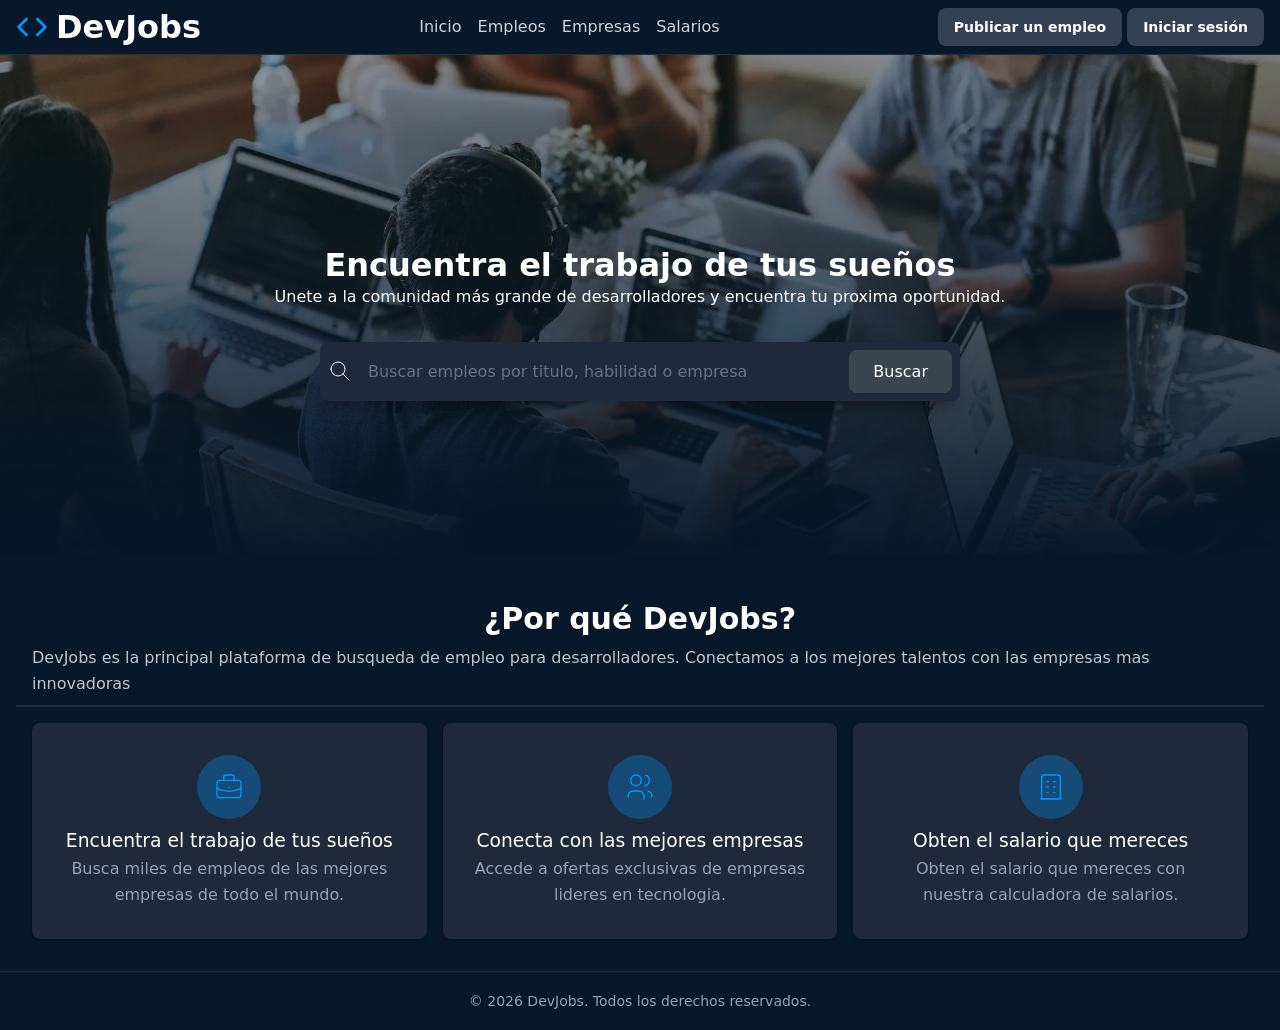
<file: 00-html-css/index.html>
<!doctype html>
<html lang="es">
    <head>
        <title>DevJobs - Inicio</title>
        <meta charset="UTF-8" />
        <meta
            name="description"
            content="Encuentra las mejores ofertas de trabajo para desarrolladores en DevJobs"
        />
        <link rel="stylesheet" href="./styles.css" />
    </head>

    <body>
        <header>
            <h1>
                <svg
                    fill="none"
                    stroke="currentColor"
                    stroke-linecap="round"
                    stroke-linejoin="round"
                    stroke-width="2"
                    viewBox="0 0 24 24"
                    xmlns="http://www.w3.org/2000/svg"
                >
                    <polyline points="16 18 22 12 16 6"></polyline>
                    <polyline points="8 6 2 12 8 18"></polyline>
                </svg>
                DevJobs
            </h1>

            <nav>
                <a href="index.html">Inicio</a>
                <a href="../01-javascript/empleos.html">Empleos</a>
                <a href="">Empresas</a>
                <a href="">Salarios</a>
            </nav>

            <div>
                <a href="">Publicar un empleo</a>
                <a href="">Iniciar sesión</a>
            </div>
        </header>

        <main>
            <section>
                <img src="./background.webp" width="200" />

                <h1>Encuentra el trabajo de tus sueños</h1>

                <p>
                    Unete a la comunidad más grande de desarrolladores y
                    encuentra tu proxima oportunidad.
                </p>

                <form role="search">
                    <div>
                        <svg
                            xmlns="http://www.w3.org/2000/svg"
                            width="24"
                            height="24"
                            viewBox="0 0 24 24"
                            fill="none"
                            stroke="currentColor"
                            stroke-width="1"
                            stroke-linecap="round"
                            stroke-linejoin="round"
                            class="icon icon-tabler icons-tabler-outline icon-tabler-search"
                        >
                            <path stroke="none" d="M0 0h24v24H0z" fill="none" />
                            <path d="M3 10a7 7 0 1 0 14 0a7 7 0 1 0 -14 0" />
                            <path d="M21 21l-6 -6" />
                        </svg>
                        <input
                            type="text"
                            placeholder="Buscar empleos por titulo, habilidad o empresa"
                        />

                        <button type="submit">Buscar</button>
                    </div>
                </form>
            </section>

            <section>
                <header>
                    <h2>¿Por qué DevJobs?</h2>
                    <p>
                        DevJobs es la principal plataforma de busqueda de empleo
                        para desarrolladores. Conectamos a los mejores talentos
                        con las empresas mas innovadoras
                    </p>
                </header>
                <footer>
                    <article>
                        <svg
                            xmlns="http://www.w3.org/2000/svg"
                            width="24"
                            height="24"
                            viewBox="0 0 24 24"
                            fill="none"
                            stroke="currentColor"
                            stroke-width="1"
                            stroke-linecap="round"
                            stroke-linejoin="round"
                            class="icon icon-tabler icons-tabler-outline icon-tabler-briefcase"
                        >
                            <path stroke="none" d="M0 0h24v24H0z" fill="none" />
                            <path
                                d="M3 9a2 2 0 0 1 2 -2h14a2 2 0 0 1 2 2v9a2 2 0 0 1 -2 2h-14a2 2 0 0 1 -2 -2l0 -9"
                            />
                            <path
                                d="M8 7v-2a2 2 0 0 1 2 -2h4a2 2 0 0 1 2 2v2"
                            />
                            <path d="M12 12l0 .01" />
                            <path d="M3 13a20 20 0 0 0 18 0" />
                        </svg>
                        <h3>Encuentra el trabajo de tus sueños</h3>
                        <p>
                            Busca miles de empleos de las mejores empresas de
                            todo el mundo.
                        </p>
                    </article>
                    <article>
                        <svg
                            xmlns="http://www.w3.org/2000/svg"
                            width="24"
                            height="24"
                            viewBox="0 0 24 24"
                            fill="none"
                            stroke="currentColor"
                            stroke-width="1"
                            stroke-linecap="round"
                            stroke-linejoin="round"
                            class="icon icon-tabler icons-tabler-outline icon-tabler-users"
                        >
                            <path stroke="none" d="M0 0h24v24H0z" fill="none" />
                            <path d="M5 7a4 4 0 1 0 8 0a4 4 0 1 0 -8 0" />
                            <path
                                d="M3 21v-2a4 4 0 0 1 4 -4h4a4 4 0 0 1 4 4v2"
                            />
                            <path d="M16 3.13a4 4 0 0 1 0 7.75" />
                            <path d="M21 21v-2a4 4 0 0 0 -3 -3.85" />
                        </svg>
                        <h3>Conecta con las mejores empresas</h3>
                        <p>
                            Accede a ofertas exclusivas de empresas lideres en
                            tecnologia.
                        </p>
                    </article>
                    <article>
                        <svg
                            xmlns="http://www.w3.org/2000/svg"
                            width="24"
                            height="24"
                            viewBox="0 0 24 24"
                            fill="none"
                            stroke="currentColor"
                            stroke-width="1"
                            stroke-linecap="round"
                            stroke-linejoin="round"
                            class="icon icon-tabler icons-tabler-outline icon-tabler-building"
                        >
                            <path stroke="none" d="M0 0h24v24H0z" fill="none" />
                            <path d="M3 21l18 0" />
                            <path d="M9 8l1 0" />
                            <path d="M9 12l1 0" />
                            <path d="M9 16l1 0" />
                            <path d="M14 8l1 0" />
                            <path d="M14 12l1 0" />
                            <path d="M14 16l1 0" />
                            <path
                                d="M5 21v-16a2 2 0 0 1 2 -2h10a2 2 0 0 1 2 2v16"
                            />
                        </svg>
                        <h3>Obten el salario que mereces</h3>
                        <p>
                            Obten el salario que mereces con nuestra calculadora
                            de salarios.
                        </p>
                    </article>
                </footer>
            </section>
        </main>
        <footer>
            <small>&copy; 2026 DevJobs. Todos los derechos reservados.</small>
        </footer>
    </body>
</html>
</file>
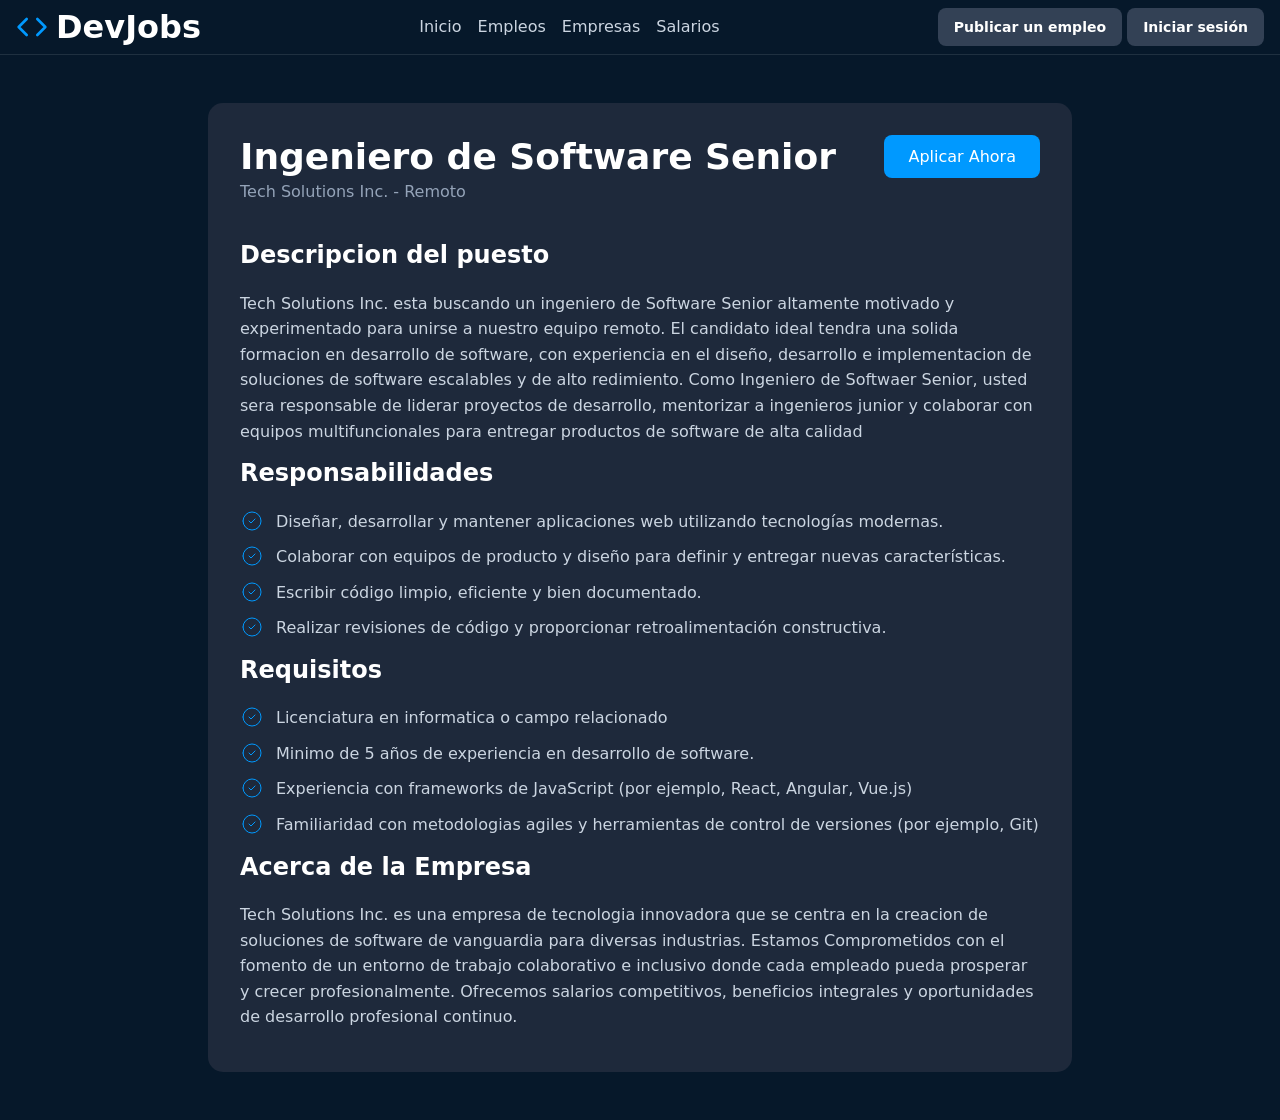
<file: 01-javascript/empleo.html>
<!doctype html>
<html lang="es">
    <head>
        <title>DevJobs - Empleos</title>
        <meta charset="UTF-8" />
        <meta name="description" content="Listado de empleos de DevJobs" />

        <link rel="stylesheet" href="./empleo.css" />

        <script type="module" src="./main.js"></script>
    </head>

    <body>
        <header>
            <h1>
                <svg
                    fill="none"
                    stroke="currentColor"
                    stroke-linecap="round"
                    stroke-linejoin="round"
                    stroke-width="2"
                    viewBox="0 0 24 24"
                    xmlns="http://www.w3.org/2000/svg"
                >
                    <polyline points="16 18 22 12 16 6"></polyline>
                    <polyline points="8 6 2 12 8 18"></polyline>
                </svg>
                DevJobs
            </h1>

            <nav>
                <a href="../00-html-css/index.html">Inicio</a>
                <a href="empleos.html">Empleos</a>
                <a href="">Empresas</a>
                <a href="">Salarios</a>
            </nav>

            <div>
                <a href="">Publicar un empleo</a>
                <a href="">Iniciar sesión</a>
            </div>
        </header>

        <main>
            <section class="job-listing-description">
                <header>
                    <div>
                        <h1>Ingeniero de Software Senior</h1>
                        <small>Tech Solutions Inc. - Remoto</small>
                    </div>

                    <button class="button-apply-job">Aplicar Ahora</button>
                </header>

                <h2>Descripcion del puesto</h2>
                <p>
                    Tech Solutions Inc. esta buscando un ingeniero de Software
                    Senior altamente motivado y experimentado para unirse a
                    nuestro equipo remoto. El candidato ideal tendra una solida
                    formacion en desarrollo de software, con experiencia en el
                    diseño, desarrollo e implementacion de soluciones de
                    software escalables y de alto redimiento. Como Ingeniero de
                    Softwaer Senior, usted sera responsable de liderar proyectos
                    de desarrollo, mentorizar a ingenieros junior y colaborar
                    con equipos multifuncionales para entregar productos de
                    software de alta calidad
                </p>

                <h2>Responsabilidades</h2>
                <ul>
                    <li>
                        <svg
                            xmlns="http://www.w3.org/2000/svg"
                            width="24"
                            height="24"
                            viewBox="0 0 24 24"
                            fill="none"
                            stroke="currentColor"
                            stroke-width="1"
                            stroke-linecap="round"
                            stroke-linejoin="round"
                            class="icon icon-tabler icons-tabler-outline icon-tabler-circle-check"
                        >
                            <path stroke="none" d="M0 0h24v24H0z" fill="none" />
                            <path d="M3 12a9 9 0 1 0 18 0a9 9 0 1 0 -18 0" />
                            <path d="M9 12l2 2l4 -4" />
                        </svg>
                        Diseñar, desarrollar y mantener aplicaciones web
                        utilizando tecnologías modernas.
                    </li>
                    <li>
                        <svg
                            xmlns="http://www.w3.org/2000/svg"
                            width="24"
                            height="24"
                            viewBox="0 0 24 24"
                            fill="none"
                            stroke="currentColor"
                            stroke-width="1"
                            stroke-linecap="round"
                            stroke-linejoin="round"
                            class="icon icon-tabler icons-tabler-outline icon-tabler-circle-check"
                        >
                            <path stroke="none" d="M0 0h24v24H0z" fill="none" />
                            <path d="M3 12a9 9 0 1 0 18 0a9 9 0 1 0 -18 0" />
                            <path d="M9 12l2 2l4 -4" />
                        </svg>
                        Colaborar con equipos de producto y diseño para definir
                        y entregar nuevas características.
                    </li>
                    <li>
                        <svg
                            xmlns="http://www.w3.org/2000/svg"
                            width="24"
                            height="24"
                            viewBox="0 0 24 24"
                            fill="none"
                            stroke="currentColor"
                            stroke-width="1"
                            stroke-linecap="round"
                            stroke-linejoin="round"
                            class="icon icon-tabler icons-tabler-outline icon-tabler-circle-check"
                        >
                            <path stroke="none" d="M0 0h24v24H0z" fill="none" />
                            <path d="M3 12a9 9 0 1 0 18 0a9 9 0 1 0 -18 0" />
                            <path d="M9 12l2 2l4 -4" />
                        </svg>
                        Escribir código limpio, eficiente y bien documentado.
                    </li>
                    <li>
                        <svg
                            xmlns="http://www.w3.org/2000/svg"
                            width="24"
                            height="24"
                            viewBox="0 0 24 24"
                            fill="none"
                            stroke="currentColor"
                            stroke-width="1"
                            stroke-linecap="round"
                            stroke-linejoin="round"
                            class="icon icon-tabler icons-tabler-outline icon-tabler-circle-check"
                        >
                            <path stroke="none" d="M0 0h24v24H0z" fill="none" />
                            <path d="M3 12a9 9 0 1 0 18 0a9 9 0 1 0 -18 0" />
                            <path d="M9 12l2 2l4 -4" />
                        </svg>
                        Realizar revisiones de código y proporcionar
                        retroalimentación constructiva.
                    </li>
                </ul>

                <h2>Requisitos</h2>
                <ul>
                    <li>
                        <svg
                            xmlns="http://www.w3.org/2000/svg"
                            width="24"
                            height="24"
                            viewBox="0 0 24 24"
                            fill="none"
                            stroke="currentColor"
                            stroke-width="1"
                            stroke-linecap="round"
                            stroke-linejoin="round"
                            class="icon icon-tabler icons-tabler-outline icon-tabler-circle-check"
                        >
                            <path stroke="none" d="M0 0h24v24H0z" fill="none" />
                            <path d="M3 12a9 9 0 1 0 18 0a9 9 0 1 0 -18 0" />
                            <path d="M9 12l2 2l4 -4" /></svg
                        >Licenciatura en informatica o campo relacionado
                    </li>
                    <li>
                        <svg
                            xmlns="http://www.w3.org/2000/svg"
                            width="24"
                            height="24"
                            viewBox="0 0 24 24"
                            fill="none"
                            stroke="currentColor"
                            stroke-width="1"
                            stroke-linecap="round"
                            stroke-linejoin="round"
                            class="icon icon-tabler icons-tabler-outline icon-tabler-circle-check"
                        >
                            <path stroke="none" d="M0 0h24v24H0z" fill="none" />
                            <path d="M3 12a9 9 0 1 0 18 0a9 9 0 1 0 -18 0" />
                            <path d="M9 12l2 2l4 -4" />
                        </svg>
                        Minimo de 5 años de experiencia en desarrollo de
                        software.
                    </li>
                    <li>
                        <svg
                            xmlns="http://www.w3.org/2000/svg"
                            width="24"
                            height="24"
                            viewBox="0 0 24 24"
                            fill="none"
                            stroke="currentColor"
                            stroke-width="1"
                            stroke-linecap="round"
                            stroke-linejoin="round"
                            class="icon icon-tabler icons-tabler-outline icon-tabler-circle-check"
                        >
                            <path stroke="none" d="M0 0h24v24H0z" fill="none" />
                            <path d="M3 12a9 9 0 1 0 18 0a9 9 0 1 0 -18 0" />
                            <path d="M9 12l2 2l4 -4" />
                        </svg>
                        Experiencia con frameworks de JavaScript (por ejemplo,
                        React, Angular, Vue.js)
                    </li>
                    <li>
                        <svg
                            xmlns="http://www.w3.org/2000/svg"
                            width="24"
                            height="24"
                            viewBox="0 0 24 24"
                            fill="none"
                            stroke="currentColor"
                            stroke-width="1"
                            stroke-linecap="round"
                            stroke-linejoin="round"
                            class="icon icon-tabler icons-tabler-outline icon-tabler-circle-check"
                        >
                            <path stroke="none" d="M0 0h24v24H0z" fill="none" />
                            <path d="M3 12a9 9 0 1 0 18 0a9 9 0 1 0 -18 0" />
                            <path d="M9 12l2 2l4 -4" />
                        </svg>
                        Familiaridad con metodologias agiles y herramientas de
                        control de versiones (por ejemplo, Git)
                    </li>
                </ul>

                <h2>Acerca de la Empresa</h2>
                <p>
                    Tech Solutions Inc. es una empresa de tecnologia innovadora
                    que se centra en la creacion de soluciones de software de
                    vanguardia para diversas industrias. Estamos Comprometidos
                    con el fomento de un entorno de trabajo colaborativo e
                    inclusivo donde cada empleado pueda prosperar y crecer
                    profesionalmente. Ofrecemos salarios competitivos,
                    beneficios integrales y oportunidades de desarrollo
                    profesional continuo.
                </p>
            </section>
        </main>
    </body>
</html>
</file>
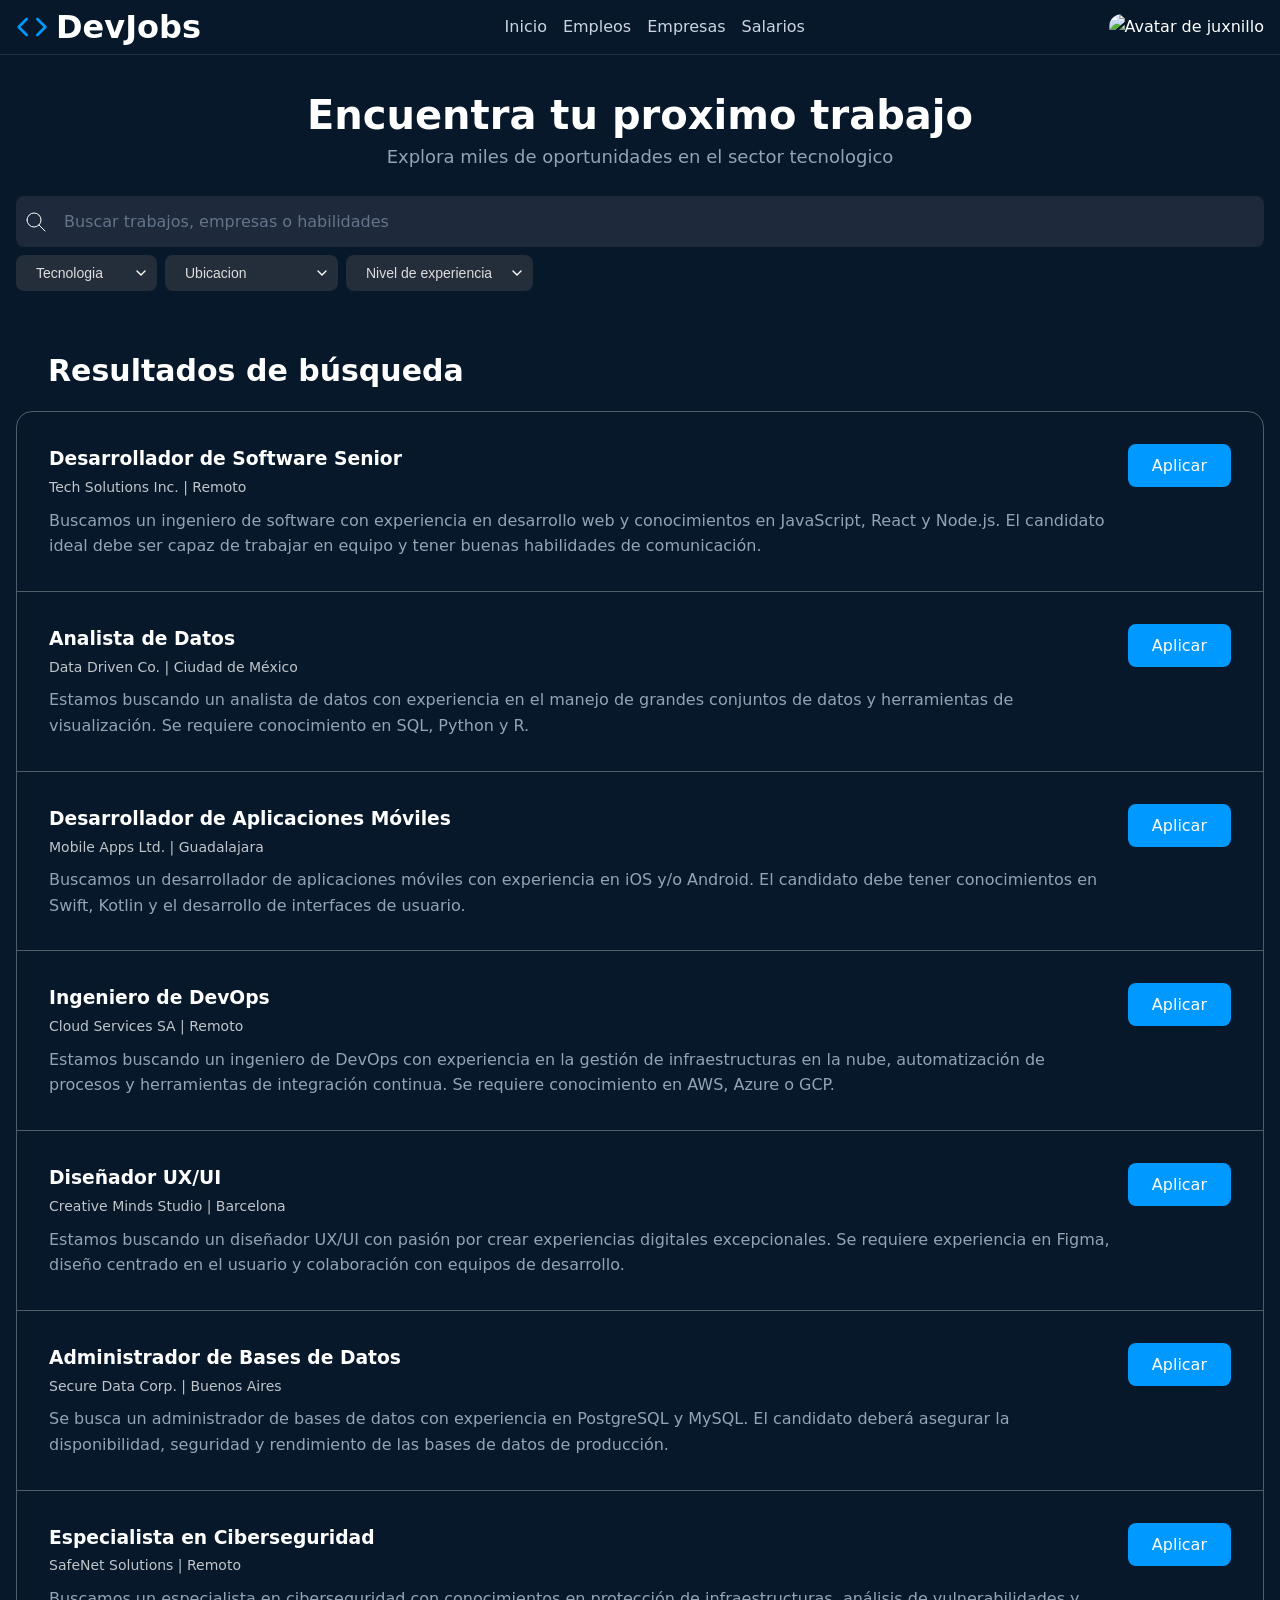
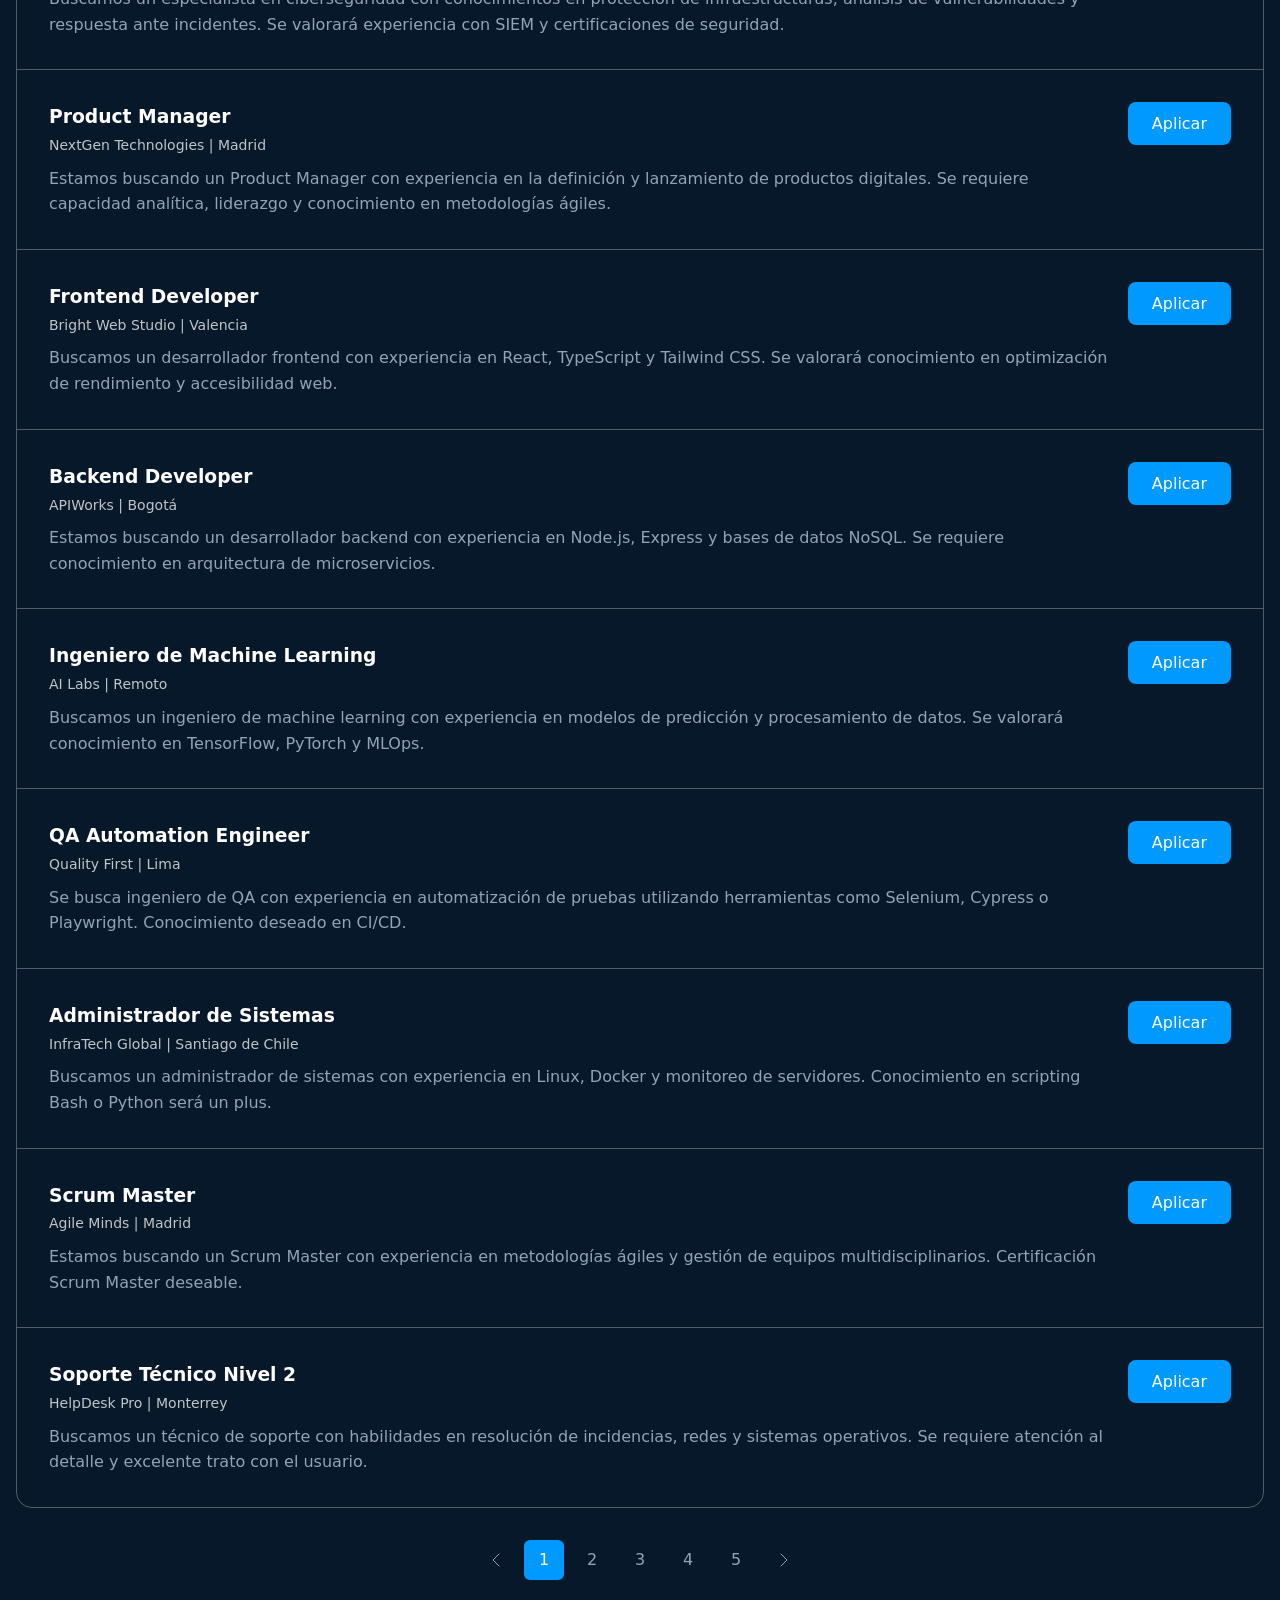
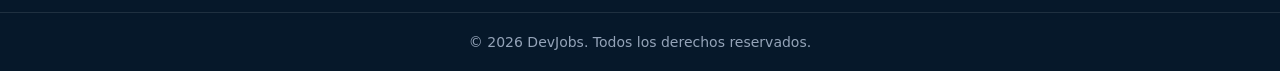
<file: 01-javascript/empleos.html>
<!doctype html>
<html lang="es">
    <head>
        <title>DevJobs - Empleos</title>
        <meta charset="UTF-8" />
        <meta name="description" content="Listado de empleos de DevJobs" />

        <link rel="stylesheet" href="./styles.css" />

        <script type="module" src="./main.js"></script>
    </head>

    <body>
        <header>
            <h1>
                <svg
                    fill="none"
                    stroke="currentColor"
                    stroke-linecap="round"
                    stroke-linejoin="round"
                    stroke-width="2"
                    viewBox="0 0 24 24"
                    xmlns="http://www.w3.org/2000/svg"
                >
                    <polyline points="16 18 22 12 16 6"></polyline>
                    <polyline points="8 6 2 12 8 18"></polyline>
                </svg>
                DevJobs
            </h1>

            <nav>
                <a href="../00-html-css/index.html">Inicio</a>
                <a href="empleos.html">Empleos</a>
                <a href="">Empresas</a>
                <a href="">Salarios</a>
            </nav>

            <div>
                <devjobs-avatar
                    service="github"
                    username="juxnillo"
                    size="32">
                    </devjobs-avatar>
            </div>
        </header>

        <main>
            <section class="jobs-search">
                <h1>Encuentra tu proximo trabajo</h1>
                <p>Explora miles de oportunidades en el sector tecnologico</p>

                <form role="search">
                    <div class="search-bar">
                        <svg
                            xmlns="http://www.w3.org/2000/svg"
                            width="24"
                            height="24"
                            viewBox="0 0 24 24"
                            fill="none"
                            stroke="currentColor"
                            stroke-width="1"
                            stroke-linecap="round"
                            stroke-linejoin="round"
                            class="icon icon-tabler icons-tabler-outline icon-tabler-search"
                        >
                            <path stroke="none" d="M0 0h24v24H0z" fill="none" />
                            <path d="M3 10a7 7 0 1 0 14 0a7 7 0 1 0 -14 0" />
                            <path d="M21 21l-6 -6" />
                        </svg>

                        <input
                            required
                            type="text"
                            placeholder="Buscar trabajos, empresas o habilidades"
                            id="search-bar"
                        />
                    </div>
                    <div class="search-filters">
                        <select name="technology" id="filter-technology">
                            <option value="">Tecnologia</option>
                            <optgroup label="Tecnologias Populares">
                            <option value="javascript">JavaScript</option>
                            <option value="python">Python</option>
                            <option value="java">Java</option>
                            <option value="react">React</option>
                            <option value="nodejs">Node.js</option>
                            </optgroup>
                        </select>

                        <select name="location" id="filter-location">
                            <option value="">Ubicacion</option>
                            <option value="remoto">Remoto</option>
                            <option value="cdmx">Ciudad de Mexico</option>
                            <option value="guadalajara">Guadalajara</option>
                            <option value="monterrey">Monterrey</option>
                            <option value="barcelona">Barcelona</option>

                        </select>

                        <select name="experience-level" id="filter-experience-level">
                            <option value="">Nivel de experiencia</option>
                            <hr/>
                            <option value="junior">Junior</option>
                            <option value="mid">Mid-level</option>
                            <option value="senior">Senior</option>
                            <option value="lead">Lead</option>
                        </select>
                    </div>
                    <p id="mensaje-filtro" style="margin-top": 1rem; color: var(--primary-light);></p>
                </form>
            </section>
            <section>
                <h2>Resultados de búsqueda</h2>
                <div class="jobs-listings"><!--Aqui van los trabajos de forma dinamica--></div>

                <nav class="pagination">
                    <a href="#"><svg xmlns="http://www.w3.org/2000/svg" width="24" height="24" viewBox="0 0 24 24" fill="none" stroke="currentColor" stroke-width="1" stroke-linecap="round" stroke-linejoin="round" class="icon icon-tabler icons-tabler-outline icon-tabler-chevron-left"><path stroke="none" d="M0 0h24v24H0z" fill="none" /><path d="M15 6l-6 6l6 6" /></svg></a>
                    <a class="is-active" href="#">1</a>
                    <a href="#">2</a>
                    <a href="#">3</a>
                    <a href="#">4</a>
                    <a href="#">5</a>
                    <a href="#"><svg xmlns="http://www.w3.org/2000/svg" width="24" height="24" viewBox="0 0 24 24" fill="none" stroke="currentColor" stroke-width="1" stroke-linecap="round" stroke-linejoin="round" class="icon icon-tabler icons-tabler-outline icon-tabler-chevron-right"><path stroke="none" d="M0 0h24v24H0z" fill="none" /><path d="M9 6l6 6l-6 6" /></svg></a>

                </nav>
                </section>
        </main>

        <footer>
            <small>&copy; 2026 DevJobs. Todos los derechos reservados.</small>
        </footer>
    </body>
</html>
</file>
<file: 00-html-css/styles.css>
* {
    margin: 0;
    padding: 0;
    box-sizing: border-box;
}

:root {
    --primary: #3b4550;
    --primary-dark: #0a3d66;
    --primary-hover: #0d5ba8;
    --primary-light: #09f;
    --background: #06182a;
    --text-primary: #ffffff;
    --text-secondary: #cbd5e1;
    --text-muted: #94a3b8;
    --border: rgba(255, 255, 255, 0.1);
    --card-bg: #1e293b;
    --shadow: rgba(0, 0, 0, 0.3);
    --input-bg: #1e293b;
    --hsla-example: hsla(210, 100%, 56%, 1);
}

@font-face {
    font-family: "Inter Variable";
    font-style: normal;
    font-display: swap;
    font-weight: 100 900;
    src: url(https://cdn.jsdelivr.net/fontsource/fonts/inter:vf@latest/latin-wght-normal.woff2)
        format("woff2-variations");
    unicode-range:
        U+0000-00FF, U+0131, U+0152-0153, U+02BB-02BC, U+02C6, U+02DA, U+02DC,
        U+0304, U+0308, U+0329, U+2000-206F, U+20AC, U+2122, U+2191, U+2193,
        U+2212, U+2215, U+FEFF, U+FFFD;
}

body {
    font-family: system-ui;
    background-color: var(--background);
    color: var(--text-primary);
    min-height: 100vh;
    display: flex;
    flex-direction: column;
    line-height: 1.6;
}

h1 {
    font-size: 2rem;
    line-height: 1.2;
    text-wrap: balance;
    display: flex;
    align-items: center;
    gap: 0.5rem;

    svg {
        width: 2rem;
        height: 2rem;
        color: var(--primary-light);
    }
}

h1 + p {
    text-wrap: balance;
    margin-bottom: 2rem;
}

header {
    border-bottom: 1px solid var(--border);
    background: var(--background);
    padding: 0.5rem 1rem;
    display: flex;
    align-items: center;
    justify-content: space-between;
    gap: 2rem;

    h2 {
        font-size: 1.25rem;
        font-weight: 700;
        color: var(--text-primary);
    }
}

nav {
    align-items: center;
    gap: 1rem;
    display: flex;

    a {
        text-decoration: none;
        color: var(--text-secondary);
        transition: color 0.2s;
        font-weight: 500;

        &:hover,
        &:focus {
            color: var(--primary);
            outline: none;
        }
    }
}

header div a {
    padding: 0.5rem 1rem;
    border-radius: 0.5rem;
    background-color: #334155;
    color: var(--text-primary);
    display: inline-block;
    font-size: 0.875rem;
    font-weight: 700;
    text-decoration: none;
}

main > section:nth-child(1) {
    height: 500px;
    text-align: center;
    display: flex;
    flex-direction: column;
    justify-content: center;
    align-items: center;

    h1 {
        padding-top: 36px;
    }

    & > img {
        position: absolute;
        width: 100%;
        height: 100%;
        object-fit: cover;
        z-index: -1;
        left: 0;
        right: 0;
        mask-image: linear-gradient(
            to bottom,
            rgba(16, 25, 34, 1) 5%,
            rgba(16, 25, 34, 0) 80%
        );
    }
}

form {
    max-width: 42rem;
    width: 100%;
    margin: 0 auto;
    padding-inline: 1rem;
}

form > div {
    display: flex;
    align-items: center;
    background-color: var(--input-bg);
    border-radius: 0.5rem;
    box-shadow: 0 10px 15px -3px var(--shadow);
    padding: 0.5rem;
    gap: 0.5rem;
}

form span {
    padding-left: 0.75rem;
    color: var(--text-muted);
    display: flex;
    align-items: center;
    flex-shrink: 0;
}

form input[type="text"] {
    flex: 1;
    background: transparent;
    border: none;
    outline: none;
    color: var(--text-primary);
    padding: 0.75rem 0.5rem;
    font-size: 1rem;
    font-family: inherit;
}

form input[type="text"]::placeholder {
    color: #64748b;
}

button {
    padding: 0.75rem 1.5rem;
    border-radius: 0.5rem;
    background-color: var(--primary);
    color: white;
    font-weight: 400;
    border: none;
    cursor: pointer;
    transition: all 0.2s;
    font-family: inherit;
    font-size: 1rem;
    white-space: nowrap;

    &:hover,
    &:focus {
        background-color: var(--primary-hover);
        outline: 2px solid white;
        outline-offset: 2px;
    }

    &:active {
        transform: scale(0.9);
    }

    &:disabled {
        opacity: 0.5;
        pointer-events: none;
    }
}

main > section:nth-child(2) {
    padding-inline: 1rem;
    background-color: var(--background);
    padding-top: 2rem;

    & > header {
        gap: 2px;
        flex-direction: column;

        h2 {
            margin-bottom: 0;
        }

        p {
            opacity: 0.75;
        }
    }

    & > div {
        max-width: 1280px;
        margin: 0 auto;
    }
}

main > section:nth-child(2) h2 {
    font-size: 1.875rem;
    font-weight: 700;
    color: var(--text-primary);
    margin-bottom: 1rem;
}

main > section:nth-child(2) > div > div:first-child > p {
    font-size: 1.125rem;
    color: var(--text-muted);
    max-width: 42rem;
    margin: 0 auto;
}

main > section:nth-child(2) footer {
    display: grid;
    grid-template-columns: repeat(auto-fit, minmax(280px, 1fr));
    gap: 16px;
}

footer {
    background-color: var(--background);
    border-top: 1px solid var(--border);
    text-align: center;
    padding: 16px;

    small {
        color: var(--text-muted);
        font-size: 0.875rem;
    }
}

article {
    background-color: var(--card-bg);
    padding: 2rem;
    margin-bottom: 16px;
    border-radius: 0.5rem;
    box-shadow: 0px 1px 3px 0px rgba(0, 0, 0, 0.5);

    svg {
        color: var(--primary-light);
        background: rgba(0, 153, 255, 0.3);
        width: 64px;
        height: 64px;
        border-radius: 100%;
        padding: 16px;
    }

    p {
        color: var(--text-muted);
    }

    h3 {
        font-weight: 500;
    }
}
</file>
<file: 01-javascript/empleo.css>
* {
    margin: 0;
    padding: 0;
    box-sizing: border-box;
}

:root {
    --primary: #3b4550;
    --primary-dark: #0a3d66;
    --primary-hover: #0d5ba8;
    --primary-light: #09f;
    --background: #06182a;
    --text-primary: #ffffff;
    --text-secondary: #cbd5e1;
    --text-muted: #94a3b8;
    --border: rgba(255, 255, 255, 0.1);
    --card-bg: #1e293b;
    --shadow: rgba(0, 0, 0, 0.3);
    --input-bg: #1e293b;
    --hsla-example: hsla(210, 100%, 56%, 1);
}

@font-face {
    font-family: "Inter Variable";
    font-style: normal;
    font-display: swap;
    font-weight: 100 900;
    src: url(https://cdn.jsdelivr.net/fontsource/fonts/inter:vf@latest/latin-wght-normal.woff2)
        format("woff2-variations");
    unicode-range:
        U+0000-00FF, U+0131, U+0152-0153, U+02BB-02BC, U+02C6, U+02DA, U+02DC,
        U+0304, U+0308, U+0329, U+2000-206F, U+20AC, U+2122, U+2191, U+2193,
        U+2212, U+2215, U+FEFF, U+FFFD;
}

body {
    font-family: system-ui;
    background-color: var(--background);
    color: var(--text-primary);
    min-height: 100vh;
    display: flex;
    flex-direction: column;
    line-height: 1.6;
}

h1 {
    font-size: 2rem;
    line-height: 1.2;
    text-wrap: balance;
    display: flex;
    align-items: center;
    gap: 0.5rem;

    svg {
        width: 2rem;
        height: 2rem;
        color: var(--primary-light);
    }
}

h1 + p {
    text-wrap: balance;
    margin-bottom: 2rem;
}

header {
    border-bottom: 1px solid var(--border);
    background: var(--background);
    padding: 0.5rem 1rem;
    display: flex;
    align-items: center;
    justify-content: space-between;
    gap: 2rem;

    h2 {
        font-size: 1.25rem;
        font-weight: 700;
        color: var(--text-primary);
    }
}

nav {
    align-items: center;
    gap: 1rem;
    display: flex;

    a {
        text-decoration: none;
        color: var(--text-secondary);
        transition: color 0.2s;
        font-weight: 500;

        &:hover,
        &:focus {
            color: var(--primary);
            outline: none;
        }
    }
}

header div a {
    padding: 0.5rem 1rem;
    border-radius: 0.5rem;
    background-color: #334155;
    color: var(--text-primary);
    display: inline-block;
    font-size: 0.875rem;
    font-weight: 700;
    text-decoration: none;
}

button {
    padding: 0.75rem 1.5rem;
    border-radius: 0.5rem;
    background-color: var(--primary);
    color: white;
    font-weight: 400;
    border: none;
    cursor: pointer;
    transition: all 0.2s;
    font-family: inherit;
    font-size: 1rem;
    white-space: nowrap;

    &:hover,
    &:focus {
        background-color: var(--primary-hover);
        outline: 2px solid white;
        outline-offset: 2px;
    }

    &:active {
        transform: scale(0.9);
    }

    &:disabled {
        opacity: 0.5;
        pointer-events: none;
    }
}

.jobs-listings {
    border: 1px solid rgba(255, 255, 255, 0.3);
    border-radius: 1rem;

    .job-listing-card {
        background: none;
        box-shadow: none;
        border-radius: 0;
        border-bottom: 1px solid rgba(255, 255, 255, 0.3);
        margin: 0;

        display: flex;
        align-items: start;
        gap: 1rem;

        &.is-hidden {
            display: none;
        }

        small {
            font-size: 0.875rem;
            opacity: 0.75;
        }

        p {
            margin-top: 0.5rem;
        }

        &:last-child {
            border-bottom: none;
        }
    }
}

.pagination {
    display: flex;
    justify-content: center;
    gap: 0.5rem;
    margin-block: 2rem;

    a {
        display: flex;
        align-items: center;
        justify-content: center;
        width: 2.5rem;
        height: 2.5rem;
        text-decoration: none;
        color: var(--text-muted);
        border-radius: 0.375rem;
        transition: all 0.3s;

        &:hover,
        &:focus {
            background-color: #fff;
        }

        &:active {
            transform: scale(0.9);
        }

        &.is-active {
            background-color: var(--primary-light);
            color: white;
            pointer-events: none;
        }
    }
}

.button-apply-job {
    background: #09f;

    &.is-applied {
        background: #4caf50;
        pointer-events: none;
    }
}

.job-listing-description {
    display: flex;
    box-sizing: unset;
    flex-direction: column;
    max-width: 800px;
    margin: 3rem auto;
    padding: 2rem;
    border-radius: 15px;
    background-color: var(--card-bg);
    text-align: left;

    header {
        display: flex;
        justify-content: space-between;
        align-items: flex-start;
        border-bottom: none;
        padding: 0;
        margin-bottom: 2rem;
        background: transparent;

        h1 {
            display: flex;
            flex-direction: column;
            align-items: flex-start;
            font-size: 2.25rem;
            gap: 0;
        }

        small {
            font-size: 1rem;
            color: var(--text-muted);
            font-weight: normal;
            margin-top: 0.5rem;
        }
    }

    h2 {
        font-size: 1.5rem;
        margin-bottom: 1rem;
        color: var(--text-primary);
    }
    ul {
        list-style: none;
        padding-left: 0;
    }
    p,
    li {
        display: flex;
        align-items: flex-start;
        gap: 12px;
        margin-bottom: 10px;
        color: var(--text-secondary);

        svg {
            color: var(--primary-light);
        }
    }
}
</file>
<file: 01-javascript/styles.css>
* {
    margin: 0;
    padding: 0;
    box-sizing: border-box;
}

:root {
    --primary: #3b4550;
    --primary-dark: #0a3d66;
    --primary-hover: #0d5ba8;
    --primary-light: #09f;
    --background: #06182a;
    --text-primary: #ffffff;
    --text-secondary: #cbd5e1;
    --text-muted: #94a3b8;
    --border: rgba(255, 255, 255, 0.1);
    --card-bg: #1e293b;
    --shadow: rgba(0, 0, 0, 0.3);
    --input-bg: #1e293b;
    --hsla-example: hsla(210, 100%, 56%, 1);
}

@font-face {
    font-family: "Inter Variable";
    font-style: normal;
    font-display: swap;
    font-weight: 100 900;
    src: url(https://cdn.jsdelivr.net/fontsource/fonts/inter:vf@latest/latin-wght-normal.woff2)
        format("woff2-variations");
    unicode-range:
        U+0000-00FF, U+0131, U+0152-0153, U+02BB-02BC, U+02C6, U+02DA, U+02DC,
        U+0304, U+0308, U+0329, U+2000-206F, U+20AC, U+2122, U+2191, U+2193,
        U+2212, U+2215, U+FEFF, U+FFFD;
}

body {
    font-family: system-ui;
    background-color: var(--background);
    color: var(--text-primary);
    min-height: 100vh;
    display: flex;
    flex-direction: column;
    line-height: 1.6;
}

select {
    padding: 0.625rem 1.25rem;
    background-color: #242d3a;
    border: 0;
    border-radius: 0.5rem;
    font-size: 0.875rem;
    color: #ddd;
    cursor: pointer;
    transition: all 0.2s;
    appearance: none;
    background-image: url("data:image/svg+xml,%3Csvg xmlns='http://www.w3.org/2000/svg' width='16' height='16' viewBox='0 0 24 24' fill='none' stroke='white' stroke-width='2' stroke-linecap='round' stroke-linejoin='round'%3E%3Cpolyline points='6 9 12 15 18 9'/%3E%3C/svg%3E");
    background-repeat: no-repeat;
    background-position: right 0.5rem center;
    padding-right: 2.5rem;

    &:hover {
        background-color: var(--primary-hover);
        color: white;
    }

    &:focus {
        outline: 2px solid #1173d4;
        outline-offset: 2px;
    }
}

h1 {
    font-size: 2rem;
    line-height: 1.2;
    text-wrap: balance;
    display: flex;
    align-items: center;
    gap: 0.5rem;

    svg {
        width: 2rem;
        height: 2rem;
        color: var(--primary-light);
    }
}

h1 + p {
    text-wrap: balance;
    margin-bottom: 2rem;
}

header {
    border-bottom: 1px solid var(--border);
    background: var(--background);
    padding: 0.5rem 1rem;
    display: flex;
    align-items: center;
    justify-content: space-between;
    gap: 2rem;

    h2 {
        font-size: 1.25rem;
        font-weight: 700;
        color: var(--text-primary);
    }
}

nav {
    align-items: center;
    gap: 1rem;
    display: flex;

    a {
        text-decoration: none;
        color: var(--text-secondary);
        transition: color 0.2s;
        font-weight: 500;

        &:hover,
        &:focus {
            color: var(--primary);
            outline: none;
        }
    }
}

header div a {
    padding: 0.5rem 1rem;
    border-radius: 0.5rem;
    background-color: #334155;
    color: var(--text-primary);
    display: inline-block;
    font-size: 0.875rem;
    font-weight: 700;
    text-decoration: none;
}

main > section:nth-child(1) {
    height: 500px;
    text-align: center;
    display: flex;
    flex-direction: column;
    justify-content: center;
    align-items: center;

    h1 {
        padding-top: 36px;
    }

    & > img {
        position: absolute;
        width: 100%;
        height: 100%;
        object-fit: cover;
        z-index: -1;
        left: 0;
        right: 0;
        mask-image: linear-gradient(
            to bottom,
            rgba(16, 25, 34, 1) 5%,
            rgba(16, 25, 34, 0) 80%
        );
    }
}

form {
    max-width: 42rem;
    width: 100%;
    margin: 0 auto;
    padding-inline: 1rem;
}

form > div {
    display: flex;
    align-items: center;
    background-color: var(--input-bg);
    border-radius: 0.5rem;
    box-shadow: 0 10px 15px -3px var(--shadow);
    padding: 0.5rem;
    gap: 0.5rem;
}

form span {
    padding-left: 0.75rem;
    color: var(--text-muted);
    display: flex;
    align-items: center;
    flex-shrink: 0;
}

form input[type="text"] {
    flex: 1;
    background: transparent;
    border: none;
    outline: none;
    color: var(--text-primary);
    padding: 0.75rem 0.5rem;
    font-size: 1rem;
    font-family: inherit;
}

form input[type="text"]::placeholder {
    color: #64748b;
}

button {
    padding: 0.75rem 1.5rem;
    border-radius: 0.5rem;
    background-color: var(--primary);
    color: white;
    font-weight: 400;
    border: none;
    cursor: pointer;
    transition: all 0.2s;
    font-family: inherit;
    font-size: 1rem;
    white-space: nowrap;

    &:hover, /* pseudo-clase que significa que el ratón está encima */
  &:focus {
        /* pseudo-clase que significa que el elemento tiene el foco */
        background-color: var(--primary-hover);
        outline: 2px solid white;
        outline-offset: 2px;
    }

    &:active {
        transform: scale(0.9);
    }

    &:disabled {
        opacity: 0.5;
        pointer-events: none;
    }
}

/* Features Section */
main > section:nth-child(2) {
    padding-inline: 1rem;
    background-color: var(--background);
    padding-top: 2rem;

    & > header {
        gap: 2px;
        flex-direction: column;

        h2 {
            margin-bottom: 0;
        }

        p {
            opacity: 0.75;
        }
    }

    & > div {
        max-width: 1280px;
        margin: 0 auto;
    }
}

main > section:nth-child(2) h2 {
    font-size: 1.875rem;
    font-weight: 700;
    color: var(--text-primary);
    margin-bottom: 1rem;
    margin-left: 2rem;
}

main > section:nth-child(2) > div > div:first-child > p {
    font-size: 1.125rem;
    color: var(--text-muted);
    max-width: 42rem;
    margin: 0 auto;
}

/* Grid de Features */
main > section:nth-child(2) footer {
    display: grid;
    grid-template-columns: repeat(auto-fit, minmax(280px, 1fr));
    gap: 16px;
}

footer {
    background-color: var(--background);
    border-top: 1px solid var(--border);
    text-align: center;
    padding: 16px;

    small {
        color: var(--text-muted);
        font-size: 0.875rem;
    }
}

article {
    background-color: var(--card-bg);
    padding: 2rem;
    margin-bottom: 16px;
    border-radius: 0.5rem;
    box-shadow: 0px 1px 3px 0px rgba(0, 0, 0, 0.5);

    svg {
        color: var(--primary-light);
        background: rgba(0, 153, 255, 0.3);
        width: 64px;
        height: 64px;
        border-radius: 100%;
        padding: 16px;
    }

    p {
        color: var(--text-muted);
    }

    h3 {
        font-weight: 900;
    }
}

.jobs-search {
    margin: 0;
    padding: 0;
    height: auto !important;

    h1 {
        font-size: 2.5rem;
        margin-bottom: 0.25rem;
    }

    p {
        font-size: 1.125rem;
        color: var(--text-muted);
        margin-bottom: 1.5rem;
    }

    .search-bar {
        background: var(--input-bg);
        padding: 0.25rem 0.5rem;
    }

    .search-filters {
        display: flex;
        flex-wrap: wrap;
        margin-top: 0.5rem;
    }

    form {
        width: 100%;
        max-width: 1280px;
    }

    form div {
        background: none;
        box-shadow: none;
        padding: 0;
    }
}

.jobs-listings {
    border: 1px solid rgba(255, 255, 255, 0.3);
    border-radius: 1rem;

    .job-listing-card {
        background: none;
        box-shadow: none;
        border-radius: 0;
        border-bottom: 1px solid rgba(255, 255, 255, 0.3);
        margin: 0;

        display: flex;
        align-items: start;
        gap: 1rem;

        &.is-hidden {
            display: none;
        }

        small {
            font-size: 0.875rem;
            opacity: 0.75;
        }

        p {
            margin-top: 0.5rem;
        }

        &:last-child {
            border-bottom: none;
        }
    }
}

.pagination {
    display: flex;
    justify-content: center;
    gap: 0.5rem;
    margin-block: 2rem;

    a {
        display: flex;
        align-items: center;
        justify-content: center;
        width: 2.5rem;
        height: 2.5rem;
        text-decoration: none;
        color: var(--text-muted);
        border-radius: 0.375rem;
        transition: all 0.3s;

        &:hover,
        &:focus {
            background-color: #fff;
        }

        &:active {
            transform: scale(0.9);
        }

        &.is-active {
            background-color: var(--primary-light);
            color: white;
            pointer-events: none;
        }
    }
}

.button-apply-job {
    background: #09f;

    &.is-applied {
        background: #4caf50;
        pointer-events: none;
    }
}
</file>
